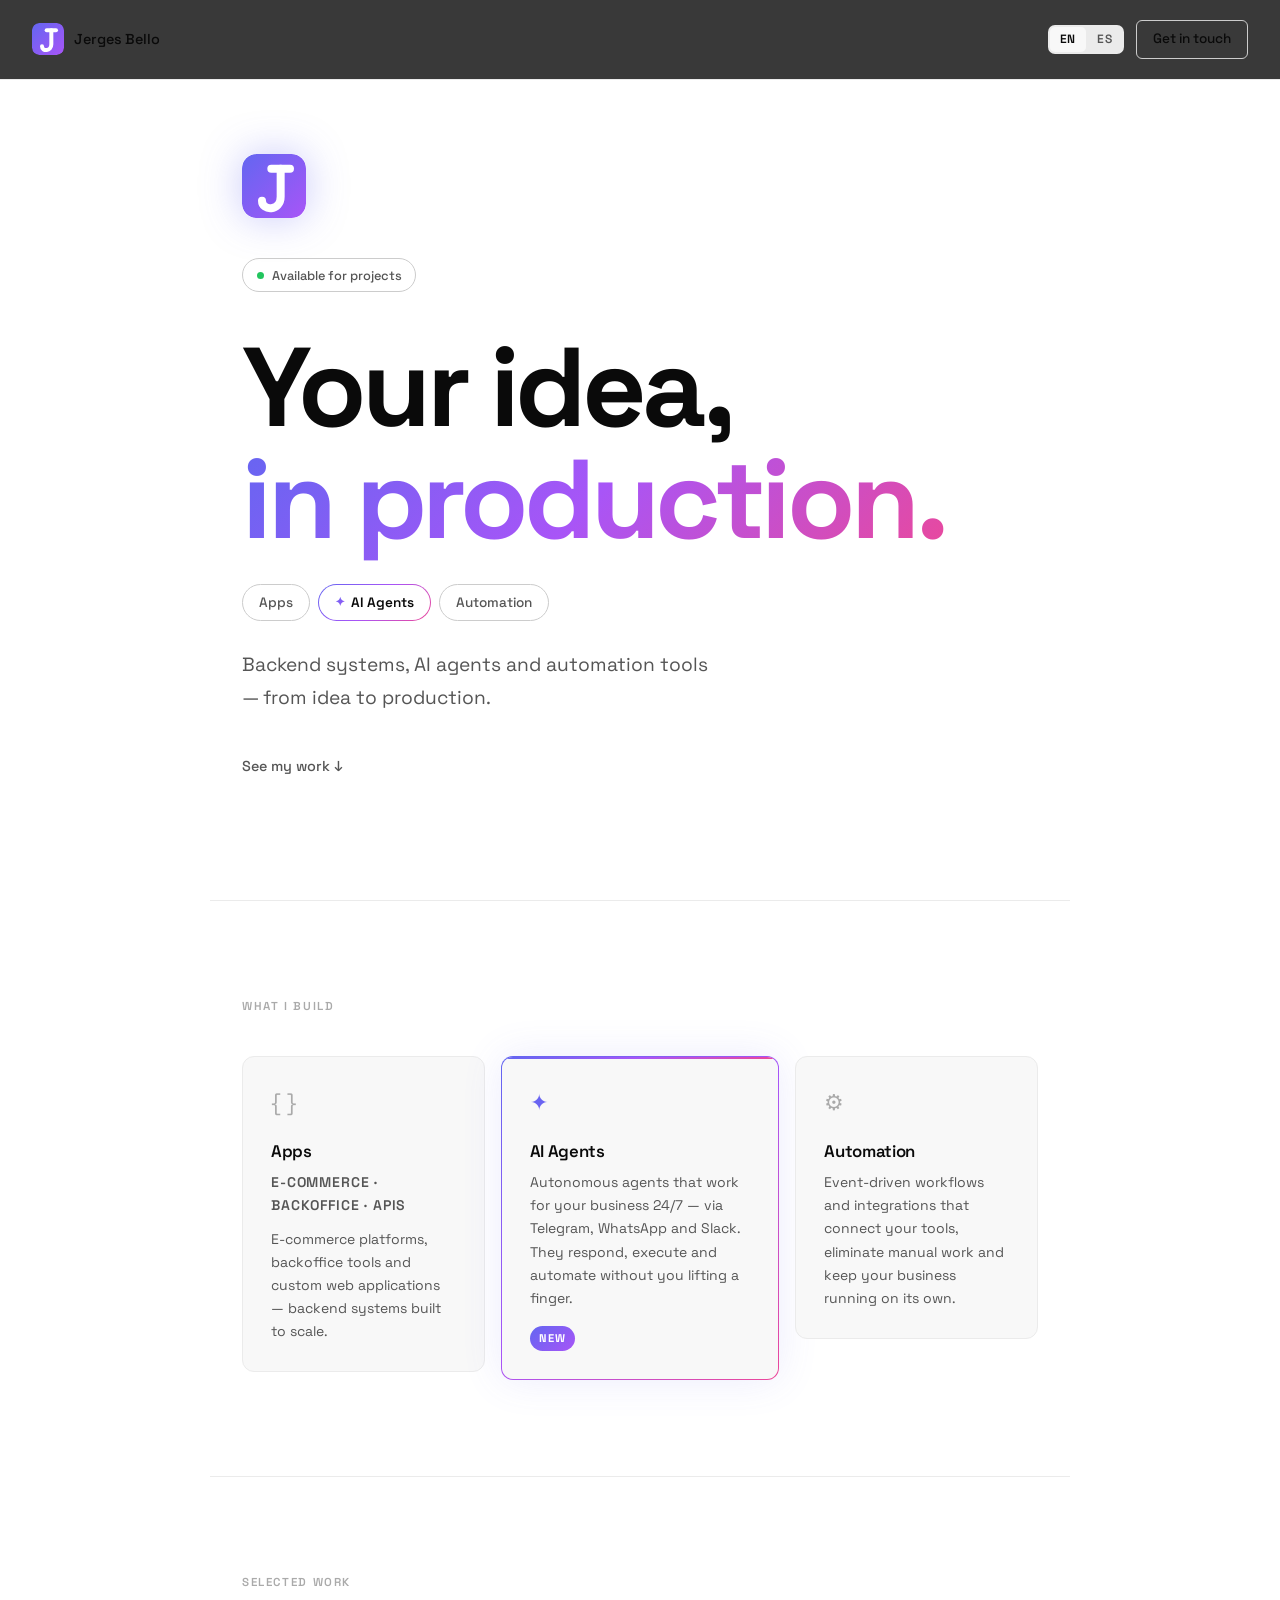
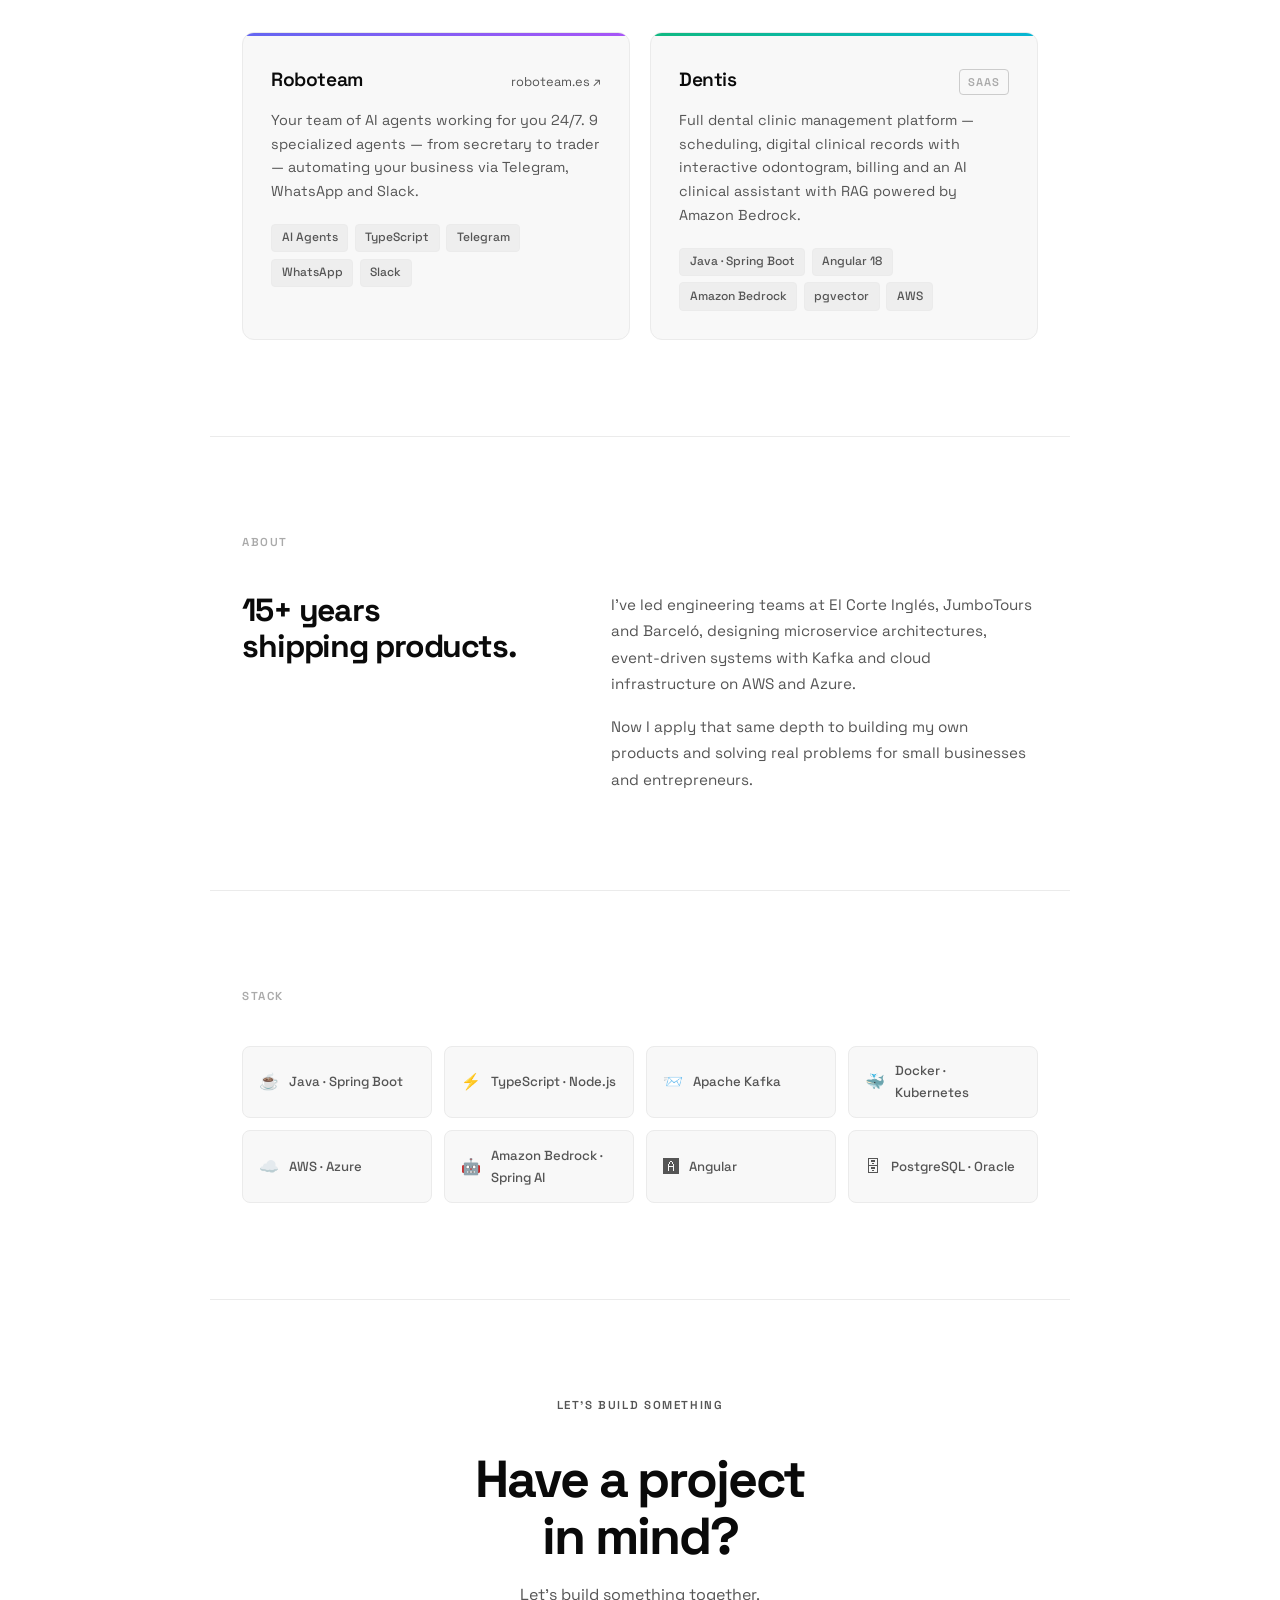
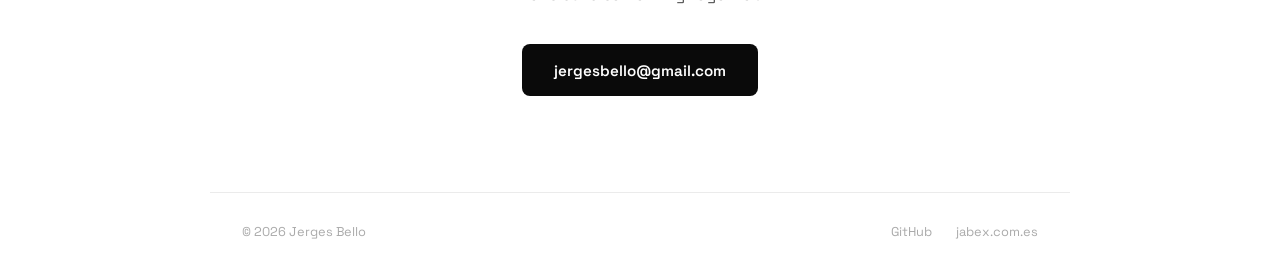
<file: portfolio/index.html>
<!DOCTYPE html>
<html lang="en">
<head>
  <meta charset="UTF-8" />
  <meta name="viewport" content="width=device-width, initial-scale=1.0" />
  <title>Jerges Bello — Your idea, in production.</title>
  <meta name="description" content="Your idea, in production. Backend systems, AI-powered platforms and automation tools." />
  <link rel="preconnect" href="https://fonts.googleapis.com" />
  <link rel="preconnect" href="https://fonts.gstatic.com" crossorigin />
  <link href="https://fonts.googleapis.com/css2?family=Space+Grotesk:wght@300;400;500;600;700&display=swap" rel="stylesheet" />
  <link rel="stylesheet" href="css/style.css" />
  <link rel="icon" href="assets/logo-mark.svg" type="image/svg+xml" />
</head>
<body>

  <nav>
    <a href="#hero" class="nav-logo" aria-label="Jerges Bello">
      <svg width="32" height="32" viewBox="0 0 48 48" xmlns="http://www.w3.org/2000/svg" aria-hidden="true">
        <defs>
          <linearGradient id="nav-g" x1="0" y1="0" x2="1" y2="1">
            <stop offset="0%" stop-color="#6366f1"/>
            <stop offset="100%" stop-color="#a855f7"/>
          </linearGradient>
        </defs>
        <rect width="48" height="48" rx="11" fill="url(#nav-g)"/>
        <path d="M 29 11 L 29 32 C 29 43 15 43 15 35" stroke="white" stroke-width="6" fill="none" stroke-linecap="round"/>
        <line x1="22" y1="11" x2="36" y2="11" stroke="white" stroke-width="6" stroke-linecap="round"/>
      </svg>
      <span class="nav-name">Jerges Bello</span>
    </a>

    <div class="nav-right">
      <div class="lang-switcher" role="group" aria-label="Language">
        <button class="lang-btn" data-lang="en">EN</button>
        <button class="lang-btn" data-lang="es">ES</button>
      </div>
      <a href="mailto:jergesbello@gmail.com" class="nav-cta" data-i18n="nav.cta">Get in touch</a>
    </div>
  </nav>

  <main>

    <!-- HERO -->
    <section id="hero">
      <div class="hero-logo">
        <svg width="64" height="64" viewBox="0 0 48 48" xmlns="http://www.w3.org/2000/svg">
          <defs>
            <linearGradient id="hero-g" x1="0" y1="0" x2="1" y2="1">
              <stop offset="0%" stop-color="#6366f1"/>
              <stop offset="100%" stop-color="#a855f7"/>
            </linearGradient>
          </defs>
          <rect width="48" height="48" rx="11" fill="url(#hero-g)"/>
          <path d="M 29 11 L 29 32 C 29 43 15 43 15 35" stroke="white" stroke-width="6" fill="none" stroke-linecap="round"/>
          <line x1="22" y1="11" x2="36" y2="11" stroke="white" stroke-width="6" stroke-linecap="round"/>
        </svg>
      </div>
      <div class="available-badge">
        <span class="dot"></span>
        <span data-i18n="hero.badge">Available for projects</span>
      </div>
      <h1>
        <span data-i18n="hero.h1a">Your idea,</span><br />
        <span class="gradient-text" data-i18n="hero.h1b">in production.</span>
      </h1>
      <div class="hero-chips">
        <span class="hero-chip" data-i18n="chip.apps">Apps</span>
        <span class="hero-chip hero-chip--ai">
          <span class="chip-spark">✦</span>
          <span data-i18n="chip.ai">AI Agents</span>
        </span>
        <span class="hero-chip" data-i18n="chip.automation">Automation</span>
      </div>
      <p class="hero-sub" data-i18n="hero.sub">
        Backend systems, AI agents and automation tools — from idea to production.
      </p>
      <a href="#work" class="scroll-cta" data-i18n="hero.scroll">See my work ↓</a>
    </section>

    <!-- WHAT I BUILD -->
    <section id="builds">
      <p class="section-label" data-i18n="builds.label">What I build</p>
      <div class="builds-grid">

        <div class="build-card">
          <div class="build-icon">{ }</div>
          <h3 data-i18n="builds.apps.title">Apps</h3>
          <p class="build-meta">E-commerce · Backoffice · APIs</p>
          <p data-i18n="builds.apps.desc">E-commerce platforms, backoffice tools and custom web applications — backend systems built to scale.</p>
        </div>

        <div class="build-card build-card--ai">
          <div class="build-accent-bar"></div>
          <div class="build-icon ai-icon">✦</div>
          <h3 data-i18n="builds.ai.title">AI Agents</h3>
          <p data-i18n="builds.ai.desc">Autonomous agents that work for your business 24/7 — via Telegram, WhatsApp and Slack. They respond, execute and automate without you lifting a finger.</p>
          <span class="build-badge" data-i18n="builds.ai.badge">New</span>
        </div>

        <div class="build-card">
          <div class="build-icon">⚙</div>
          <h3 data-i18n="builds.auto.title">Automation</h3>
          <p data-i18n="builds.auto.desc">Event-driven workflows and integrations that connect your tools, eliminate manual work and keep your business running on its own.</p>
        </div>

      </div>
    </section>

    <!-- WORK -->
    <section id="work">
      <p class="section-label" data-i18n="work.label">Selected work</p>
      <div class="project-grid">

        <article class="project project--roboteam">
          <div class="project-accent"></div>
          <div class="project-body">
            <div class="project-top">
              <h2>Roboteam</h2>
              <a href="https://www.roboteam.es" target="_blank" rel="noopener" class="project-url">roboteam.es ↗</a>
            </div>
            <p data-i18n="roboteam.desc">
              Your team of AI agents working for you 24/7. 9 specialized agents —
              from secretary to trader — automating your business via
              Telegram, WhatsApp and Slack.
            </p>
            <ul class="tags">
              <li>AI Agents</li>
              <li>TypeScript</li>
              <li>Telegram</li>
              <li>WhatsApp</li>
              <li>Slack</li>
            </ul>
          </div>
        </article>

        <article class="project project--dentis">
          <div class="project-accent"></div>
          <div class="project-body">
            <div class="project-top">
              <h2>Dentis</h2>
              <span class="badge">SaaS</span>
            </div>
            <p data-i18n="dentis.desc">
              Full dental clinic management platform — scheduling, digital clinical
              records with interactive odontogram, billing and an AI clinical
              assistant with RAG powered by Amazon Bedrock.
            </p>
            <ul class="tags">
              <li>Java · Spring Boot</li>
              <li>Angular 18</li>
              <li>Amazon Bedrock</li>
              <li>pgvector</li>
              <li>AWS</li>
            </ul>
          </div>
        </article>

      </div>
    </section>

    <!-- ABOUT -->
    <section id="about">
      <p class="section-label" data-i18n="about.label">About</p>
      <div class="about-grid">
        <div class="about-left">
          <h3>
            <span data-i18n="about.h1">15+ years</span><br />
            <span data-i18n="about.h2">shipping products.</span>
          </h3>
        </div>
        <div class="about-right">
          <p data-i18n="about.p1">
            I've led engineering teams at El Corte Inglés, JumboTours and Barceló,
            designing microservice architectures, event-driven systems with Kafka and
            cloud infrastructure on AWS and Azure.
          </p>
          <p data-i18n="about.p2">
            Now I apply that same depth to building my own products and
            solving real problems for small businesses and entrepreneurs.
          </p>
        </div>
      </div>
    </section>

    <!-- STACK -->
    <section id="stack">
      <p class="section-label" data-i18n="stack.label">Stack</p>
      <div class="stack-grid">
        <div class="stack-item"><span class="stack-icon">☕</span><span>Java · Spring Boot</span></div>
        <div class="stack-item"><span class="stack-icon">⚡</span><span>TypeScript · Node.js</span></div>
        <div class="stack-item"><span class="stack-icon">📨</span><span>Apache Kafka</span></div>
        <div class="stack-item"><span class="stack-icon">🐳</span><span>Docker · Kubernetes</span></div>
        <div class="stack-item"><span class="stack-icon">☁️</span><span>AWS · Azure</span></div>
        <div class="stack-item"><span class="stack-icon">🤖</span><span>Amazon Bedrock · Spring AI</span></div>
        <div class="stack-item"><span class="stack-icon">🅰</span><span>Angular</span></div>
        <div class="stack-item"><span class="stack-icon">🗄</span><span>PostgreSQL · Oracle</span></div>
      </div>
    </section>

    <!-- CONTACT -->
    <section id="contact">
      <div class="contact-inner">
        <p class="section-label" data-i18n="contact.label">Let's build something</p>
        <h3>
          <span data-i18n="contact.h1">Have a project</span><br />
          <span data-i18n="contact.h2">in mind?</span>
        </h3>
        <p data-i18n="contact.sub">Let's build something together.</p>
        <a href="mailto:jergesbello@gmail.com" class="cta-button">jergesbello@gmail.com</a>
      </div>
    </section>

  </main>

  <footer>
    <span data-i18n="footer.copy">© 2026 Jerges Bello</span>
    <div class="footer-links">
      <a href="https://github.com/jerges" target="_blank" rel="noopener">GitHub</a>
      <a href="http://www.jabex.com.es" target="_blank" rel="noopener">jabex.com.es</a>
    </div>
  </footer>

  <script src="js/main.js"></script>
</body>
</html>
</file>
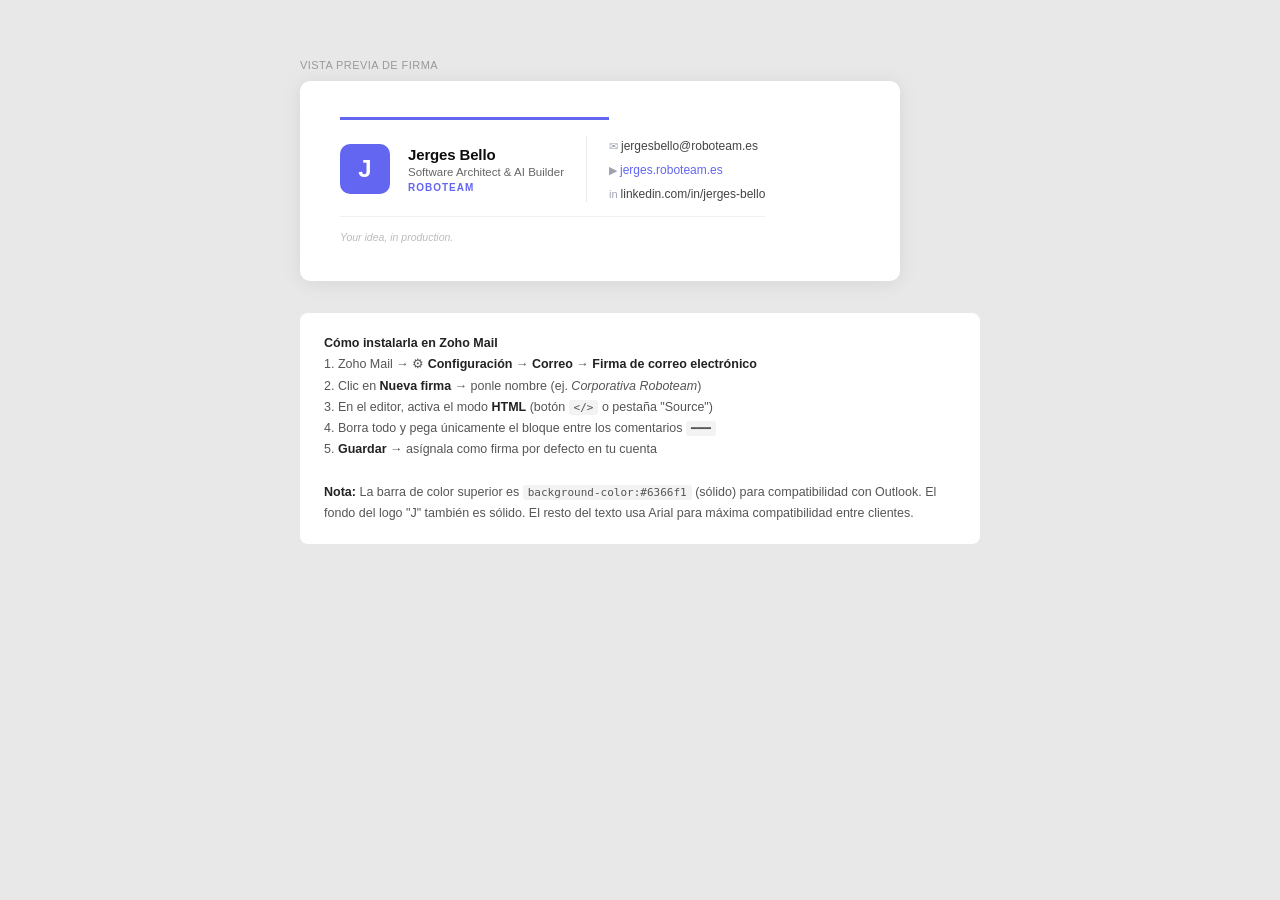
<file: docs/assets/email-signature.html>
<!DOCTYPE html>
<html>
<head>
<meta charset="UTF-8" />
<title>Firma corporativa — Jerges Bello · Roboteam</title>
<style>
  body { background: #e8e8e8; padding: 48px 32px; font-family: Arial, sans-serif; margin: 0; }
  .wrap { max-width: 680px; margin: 0 auto; }
  .label { font-size: 11px; color: #999; margin-bottom: 10px; letter-spacing: .04em; text-transform: uppercase; }
  .card { background: #fff; padding: 36px 40px; border-radius: 10px; box-shadow: 0 2px 20px rgba(0,0,0,.08); display: inline-block; min-width: 520px; }
  .instructions { margin-top: 28px; background: #fff; border-radius: 8px; padding: 20px 24px; font-size: 12.5px; color: #555; line-height: 1.7; }
  .instructions strong { color: #222; }
  code { background: #f3f3f3; padding: 1px 5px; border-radius: 3px; font-size: 11px; }
</style>
</head>
<body>
<div class="wrap">

  <p class="label">Vista previa de firma</p>
  <div class="card">

<!-- ━━━━━━━━━━━━━━━━━━━━━━━━━━━━━━━━━━━━━━━━━━━━━━
     FIRMA CORPORATIVA ROBOTEAM
     Autor: Jerges Bello · jerges.roboteam.es
     Compatible: Zoho Mail, Gmail, Apple Mail, Outlook
     ━━━━━━━━━━━━━━━━━━━━━━━━━━━━━━━━━━━━━━━━━━━━━━ -->
<table cellpadding="0" cellspacing="0" border="0" style="border-collapse:collapse;font-family:Arial,Helvetica,sans-serif;">

  <!-- Barra de acento superior -->
  <tr>
    <td colspan="3" style="height:3px;background-color:#6366f1;font-size:0;line-height:0;padding:0;">&nbsp;</td>
  </tr>

  <!-- Espacio -->
  <tr><td colspan="3" style="height:16px;font-size:0;line-height:0;">&nbsp;</td></tr>

  <!-- Contenido -->
  <tr valign="middle">

    <!-- Logo mark -->
    <td style="padding-right:18px;vertical-align:middle;">
      <table cellpadding="0" cellspacing="0" border="0" style="border-collapse:collapse;">
        <tr>
          <td style="width:50px;height:50px;background-color:#6366f1;border-radius:10px;text-align:center;vertical-align:middle;font-family:Arial,Helvetica,sans-serif;font-size:24px;font-weight:700;color:#ffffff;line-height:50px;">
            J
          </td>
        </tr>
      </table>
    </td>

    <!-- Nombre + cargo -->
    <td style="padding-right:22px;border-right:1px solid #ebebeb;vertical-align:middle;">
      <p style="margin:0 0 3px 0;font-family:Arial,Helvetica,sans-serif;font-size:15px;font-weight:700;color:#0d0d0d;letter-spacing:-0.01em;white-space:nowrap;">Jerges Bello</p>
      <p style="margin:0 0 4px 0;font-family:Arial,Helvetica,sans-serif;font-size:11.5px;font-weight:400;color:#666666;white-space:nowrap;">Software Architect &amp; AI Builder</p>
      <p style="margin:0;font-family:Arial,Helvetica,sans-serif;font-size:10px;font-weight:700;color:#6366f1;letter-spacing:0.1em;text-transform:uppercase;white-space:nowrap;">Roboteam</p>
    </td>

    <!-- Espacio -->
    <td style="width:22px;">&nbsp;</td>

    <!-- Contacto -->
    <td style="vertical-align:middle;">
      <table cellpadding="0" cellspacing="0" border="0" style="border-collapse:collapse;">

        <tr>
          <td style="padding-bottom:6px;">
            <span style="font-family:Arial,Helvetica,sans-serif;font-size:11px;color:#9ca3af;">&#9993;&nbsp;</span><a href="mailto:jergesbello@roboteam.es" style="font-family:Arial,Helvetica,sans-serif;font-size:12px;color:#444444;text-decoration:none;">jergesbello@roboteam.es</a>
          </td>
        </tr>

        <tr>
          <td style="padding-bottom:6px;">
            <span style="font-family:Arial,Helvetica,sans-serif;font-size:11px;color:#9ca3af;">&#9654;&nbsp;</span><a href="https://jerges.roboteam.es" style="font-family:Arial,Helvetica,sans-serif;font-size:12px;color:#6366f1;text-decoration:none;">jerges.roboteam.es</a>
          </td>
        </tr>

        <tr>
          <td>
            <span style="font-family:Arial,Helvetica,sans-serif;font-size:11px;color:#9ca3af;">in&nbsp;</span><a href="https://www.linkedin.com/in/jerges-bello" style="font-family:Arial,Helvetica,sans-serif;font-size:12px;color:#444444;text-decoration:none;">linkedin.com/in/jerges-bello</a>
          </td>
        </tr>

      </table>
    </td>

  </tr>

  <!-- Separador + tagline -->
  <tr>
    <td colspan="4" style="padding-top:14px;">
      <table cellpadding="0" cellspacing="0" border="0" style="border-collapse:collapse;width:100%;">
        <tr>
          <td style="border-top:1px solid #f0f0f0;padding-top:10px;">
            <span style="font-family:Arial,Helvetica,sans-serif;font-size:10.5px;color:#bbbbbb;font-style:italic;">Your idea, in production.</span>
          </td>
        </tr>
      </table>
    </td>
  </tr>

</table>
<!-- ━━━━━━━━━━━━━━━━━━━━━━━━━━━━━━━━━━━━━━━━━━━━━━ -->

  </div>

  <div class="instructions">
    <strong>Cómo instalarla en Zoho Mail</strong><br>
    1. Zoho Mail → ⚙ <strong>Configuración</strong> → <strong>Correo</strong> → <strong>Firma de correo electrónico</strong><br>
    2. Clic en <strong>Nueva firma</strong> → ponle nombre (ej. <em>Corporativa Roboteam</em>)<br>
    3. En el editor, activa el modo <strong>HTML</strong> (botón <code>&lt;/&gt;</code> o pestaña "Source")<br>
    4. Borra todo y pega únicamente el bloque entre los comentarios <code>━━━</code><br>
    5. <strong>Guardar</strong> → asígnala como firma por defecto en tu cuenta<br><br>
    <strong>Nota:</strong> La barra de color superior es <code>background-color:#6366f1</code> (sólido) para compatibilidad con Outlook. El fondo del logo "J" también es sólido. El resto del texto usa Arial para máxima compatibilidad entre clientes.
  </div>

</div>
</body>
</html>
</file>
<file: portfolio/css/style.css>
*, *::before, *::after {
  box-sizing: border-box;
  margin: 0;
  padding: 0;
}

:root {
  --bg: #080808;
  --bg-card: #101010;
  --fg: #ededed;
  --muted: #555;
  --muted-light: #888;
  --border: #1e1e1e;
  --border-hover: #333;
  --accent-roboteam-a: #6366f1;
  --accent-roboteam-b: #a855f7;
  --accent-dentis-a: #10b981;
  --accent-dentis-b: #06b6d4;
  --font: 'Space Grotesk', -apple-system, BlinkMacSystemFont, sans-serif;
}

html {
  scroll-behavior: smooth;
}

body {
  background: var(--bg);
  color: var(--fg);
  font-family: var(--font);
  font-size: 1rem;
  line-height: 1.65;
  -webkit-font-smoothing: antialiased;
}

/* ─── NAV ─────────────────────────────────────── */
nav {
  position: fixed;
  top: 0;
  left: 0;
  right: 0;
  z-index: 100;
  display: flex;
  justify-content: space-between;
  align-items: center;
  padding: 1.25rem 2rem;
  background: rgba(8, 8, 8, 0.8);
  backdrop-filter: blur(12px);
  border-bottom: 1px solid var(--border);
}

.nav-logo {
  display: flex;
  align-items: center;
  gap: 0.65rem;
  text-decoration: none;
}

.nav-logo svg {
  flex-shrink: 0;
  border-radius: 7px;
}

.nav-name {
  font-size: 0.9rem;
  font-weight: 500;
  letter-spacing: -0.01em;
  color: var(--fg);
}

.nav-right {
  display: flex;
  align-items: center;
  gap: 0.75rem;
}

/* Language switcher */
.lang-switcher {
  display: flex;
  gap: 2px;
  background: var(--border);
  border-radius: 7px;
  padding: 2px;
}

.lang-btn {
  background: none;
  border: none;
  font-family: var(--font);
  font-size: 0.75rem;
  font-weight: 600;
  letter-spacing: 0.05em;
  color: var(--muted-light);
  padding: 0.3rem 0.6rem;
  border-radius: 5px;
  cursor: pointer;
  transition: background 0.15s, color 0.15s;
}

.lang-btn.active {
  background: var(--bg-card);
  color: var(--fg);
}

.lang-btn:hover:not(.active) {
  color: var(--fg);
}

.nav-cta {
  font-size: 0.85rem;
  font-weight: 500;
  color: var(--fg);
  text-decoration: none;
  padding: 0.45rem 1rem;
  border: 1px solid var(--border-hover);
  border-radius: 6px;
  transition: border-color 0.2s, background 0.2s;
}

.nav-cta:hover {
  border-color: var(--fg);
  background: rgba(255,255,255,0.05);
}

/* ─── HERO ────────────────────────────────────── */
#hero {
  min-height: 100vh;
  display: flex;
  flex-direction: column;
  justify-content: center;
  padding: 8rem 2rem 6rem;
  max-width: 860px;
  margin: 0 auto;
}

.hero-logo {
  margin-bottom: 2rem;
}

.hero-logo svg {
  border-radius: 14px;
  box-shadow: 0 0 40px rgba(99, 102, 241, 0.35);
}

.available-badge {
  display: inline-flex;
  align-items: center;
  gap: 0.5rem;
  font-size: 0.8rem;
  font-weight: 500;
  color: var(--muted-light);
  border: 1px solid var(--border-hover);
  padding: 0.35rem 0.85rem;
  border-radius: 100px;
  margin-bottom: 2.5rem;
  width: fit-content;
}

.dot {
  width: 7px;
  height: 7px;
  background: #22c55e;
  border-radius: 50%;
  animation: pulse 2.5s infinite;
}

@keyframes pulse {
  0%, 100% { opacity: 1; }
  50% { opacity: 0.4; }
}

#hero h1 {
  font-size: clamp(3.5rem, 10vw, 7rem);
  font-weight: 700;
  letter-spacing: -0.04em;
  line-height: 1;
  margin-bottom: 1.75rem;
}

.gradient-text {
  background: linear-gradient(135deg, #6366f1, #a855f7, #ec4899);
  -webkit-background-clip: text;
  -webkit-text-fill-color: transparent;
  background-clip: text;
}

.hero-sub {
  font-size: 1.2rem;
  color: var(--muted-light);
  max-width: 480px;
  margin-bottom: 2.5rem;
  font-weight: 400;
  line-height: 1.7;
}

/* Hero chips */
.hero-chips {
  display: flex;
  flex-wrap: wrap;
  gap: 0.5rem;
  margin-bottom: 1.75rem;
}

.hero-chip {
  display: inline-flex;
  align-items: center;
  gap: 0.4rem;
  font-size: 0.85rem;
  font-weight: 500;
  color: var(--muted-light);
  padding: 0.4rem 1rem;
  border-radius: 100px;
  border: 1px solid var(--border-hover);
  transition: color 0.2s, border-color 0.2s;
}

.hero-chip--ai {
  color: var(--fg);
  font-weight: 600;
  border: 1px solid transparent;
  background:
    linear-gradient(var(--bg), var(--bg)) padding-box,
    linear-gradient(135deg, #6366f1, #a855f7, #ec4899) border-box;
}

.chip-spark {
  background: linear-gradient(135deg, #6366f1, #a855f7);
  -webkit-background-clip: text;
  -webkit-text-fill-color: transparent;
  background-clip: text;
  font-size: 0.75rem;
}

/* ─── WHAT I BUILD ────────────────────────────── */
.builds-grid {
  display: grid;
  grid-template-columns: 1fr 1.15fr 1fr;
  gap: 1rem;
  align-items: start;
}

.build-card {
  position: relative;
  background: var(--bg-card);
  border: 1px solid var(--border);
  border-radius: 12px;
  padding: 1.75rem;
  transition: border-color 0.25s, transform 0.25s;
  overflow: hidden;
}

.build-card:hover {
  border-color: var(--border-hover);
  transform: translateY(-3px);
}

.build-card--ai {
  border-color: transparent;
  background:
    linear-gradient(var(--bg-card), var(--bg-card)) padding-box,
    linear-gradient(135deg, #6366f1 0%, #a855f7 50%, #ec4899 100%) border-box;
  box-shadow: 0 0 40px rgba(99, 102, 241, 0.12);
}

.build-card--ai:hover {
  box-shadow: 0 0 60px rgba(99, 102, 241, 0.22);
  transform: translateY(-4px);
}

.build-accent-bar {
  position: absolute;
  top: 0; left: 0; right: 0;
  height: 2px;
  background: linear-gradient(90deg, #6366f1, #a855f7, #ec4899);
}

.build-icon {
  font-size: 1.4rem;
  margin-bottom: 1rem;
  color: var(--muted);
}

.ai-icon {
  background: linear-gradient(135deg, #6366f1, #a855f7);
  -webkit-background-clip: text;
  -webkit-text-fill-color: transparent;
  background-clip: text;
}

.build-card h3 {
  font-size: 1.05rem;
  font-weight: 600;
  letter-spacing: -0.02em;
  margin-bottom: 0.35rem;
}

.build-meta {
  font-size: 0.72rem;
  font-weight: 600;
  letter-spacing: 0.06em;
  text-transform: uppercase;
  color: var(--muted);
  margin-bottom: 0.65rem;
}

.build-card p {
  font-size: 0.875rem;
  color: var(--muted-light);
  line-height: 1.65;
}

.build-badge {
  display: inline-block;
  margin-top: 1rem;
  font-size: 0.7rem;
  font-weight: 700;
  letter-spacing: 0.08em;
  text-transform: uppercase;
  padding: 0.2rem 0.6rem;
  border-radius: 100px;
  background: linear-gradient(135deg, #6366f1, #a855f7);
  color: white;
}

.scroll-cta {
  font-size: 0.9rem;
  font-weight: 500;
  color: var(--muted-light);
  text-decoration: none;
  transition: color 0.2s;
}

.scroll-cta:hover {
  color: var(--fg);
}

/* ─── SECTIONS ────────────────────────────────── */
section:not(#hero) {
  max-width: 860px;
  margin: 0 auto;
  padding: 6rem 2rem;
  border-top: 1px solid var(--border);
}

.section-label {
  font-size: 0.72rem;
  font-weight: 600;
  text-transform: uppercase;
  letter-spacing: 0.14em;
  color: var(--muted);
  margin-bottom: 2.5rem;
}

/* ─── PROJECTS ────────────────────────────────── */
.project-grid {
  display: grid;
  grid-template-columns: 1fr 1fr;
  gap: 1.25rem;
}

.project {
  background: var(--bg-card);
  border: 1px solid var(--border);
  border-radius: 12px;
  overflow: hidden;
  transition: border-color 0.25s, transform 0.25s, box-shadow 0.25s;
}

.project:hover {
  border-color: var(--border-hover);
  transform: translateY(-3px);
  box-shadow: 0 20px 40px rgba(0,0,0,0.4);
}

.project-accent {
  height: 3px;
}

.project--roboteam .project-accent {
  background: linear-gradient(90deg, var(--accent-roboteam-a), var(--accent-roboteam-b));
}

.project--dentis .project-accent {
  background: linear-gradient(90deg, var(--accent-dentis-a), var(--accent-dentis-b));
}

.project-body {
  padding: 1.75rem;
}

.project-top {
  display: flex;
  align-items: baseline;
  justify-content: space-between;
  margin-bottom: 0.85rem;
}

.project h2 {
  font-size: 1.2rem;
  font-weight: 600;
  letter-spacing: -0.02em;
}

.project-url {
  font-size: 0.8rem;
  color: var(--muted-light);
  text-decoration: none;
  transition: color 0.2s;
}

.project-url:hover {
  color: var(--fg);
}

.badge {
  font-size: 0.7rem;
  font-weight: 600;
  text-transform: uppercase;
  letter-spacing: 0.08em;
  color: var(--muted);
  border: 1px solid var(--border-hover);
  padding: 0.15rem 0.5rem;
  border-radius: 4px;
}

.project p {
  font-size: 0.9rem;
  color: var(--muted-light);
  margin-bottom: 1.25rem;
  line-height: 1.65;
}

.tags {
  list-style: none;
  display: flex;
  flex-wrap: wrap;
  gap: 0.4rem;
}

.tags li {
  font-size: 0.75rem;
  font-weight: 500;
  color: var(--muted-light);
  background: rgba(255,255,255,0.04);
  border: 1px solid var(--border);
  padding: 0.2rem 0.6rem;
  border-radius: 4px;
}

/* ─── ABOUT ───────────────────────────────────── */
.about-grid {
  display: grid;
  grid-template-columns: 1fr 1.4fr;
  gap: 4rem;
  align-items: start;
}

.about-left h3 {
  font-size: 2rem;
  font-weight: 700;
  letter-spacing: -0.035em;
  line-height: 1.15;
  color: var(--fg);
}

.about-right p {
  font-size: 0.95rem;
  color: var(--muted-light);
  line-height: 1.75;
}

.about-right p + p {
  margin-top: 1rem;
}

/* ─── STACK ───────────────────────────────────── */
.stack-grid {
  display: grid;
  grid-template-columns: repeat(4, 1fr);
  gap: 0.75rem;
}

.stack-item {
  display: flex;
  align-items: center;
  gap: 0.6rem;
  padding: 0.85rem 1rem;
  background: var(--bg-card);
  border: 1px solid var(--border);
  border-radius: 8px;
  font-size: 0.825rem;
  font-weight: 500;
  color: var(--muted-light);
  transition: border-color 0.2s, color 0.2s;
}

.stack-item:hover {
  border-color: var(--border-hover);
  color: var(--fg);
}

.stack-icon {
  font-size: 1rem;
}

/* ─── CONTACT ─────────────────────────────────── */
#contact {
  text-align: center;
  border-bottom: 1px solid var(--border);
}

.contact-inner {
  max-width: 480px;
  margin: 0 auto;
}

#contact h3 {
  font-size: clamp(2rem, 5vw, 3.25rem);
  font-weight: 700;
  letter-spacing: -0.04em;
  line-height: 1.1;
  margin-bottom: 1rem;
}

#contact p {
  color: var(--muted-light);
  margin-bottom: 2.25rem;
}

.cta-button {
  display: inline-block;
  font-family: var(--font);
  font-size: 0.95rem;
  font-weight: 600;
  color: #080808;
  background: var(--fg);
  text-decoration: none;
  padding: 0.85rem 2rem;
  border-radius: 8px;
  transition: opacity 0.2s, transform 0.2s;
}

.cta-button:hover {
  opacity: 0.85;
  transform: translateY(-1px);
}

/* ─── FOOTER ──────────────────────────────────── */
footer {
  max-width: 860px;
  margin: 0 auto;
  padding: 1.75rem 2rem;
  display: flex;
  justify-content: space-between;
  align-items: center;
  font-size: 0.8rem;
  color: var(--muted);
}

.footer-links {
  display: flex;
  gap: 1.5rem;
}

footer a {
  color: var(--muted);
  text-decoration: none;
  transition: color 0.2s;
}

footer a:hover {
  color: var(--fg);
}

/* ─── ANIMATIONS ──────────────────────────────── */
.fade-in {
  opacity: 0;
  transform: translateY(18px);
  transition: opacity 0.6s ease, transform 0.6s ease;
}

.fade-in.visible {
  opacity: 1;
  transform: none;
}

/* ─── RESPONSIVE ──────────────────────────────── */
@media (max-width: 720px) {
  nav {
    padding: 1rem 1.25rem;
  }

  #hero {
    padding: 7rem 1.25rem 4rem;
  }

  section:not(#hero) {
    padding: 4rem 1.25rem;
  }

  .builds-grid {
    grid-template-columns: 1fr;
  }

  .project-grid {
    grid-template-columns: 1fr;
  }

  .about-grid {
    grid-template-columns: 1fr;
    gap: 1.5rem;
  }

  .stack-grid {
    grid-template-columns: repeat(2, 1fr);
  }
}

@media (max-width: 480px) {
  .stack-grid {
    grid-template-columns: 1fr;
  }

  footer {
    flex-direction: column;
    gap: 1rem;
    text-align: center;
  }
}

/* ─── LIGHT MODE ──────────────────────────────── */
@media (prefers-color-scheme: light) {
  :root {
    --bg: #ffffff;
    --bg-card: #f8f8f8;
    --fg: #0a0a0a;
    --muted: #aaa;
    --muted-light: #555;
    --border: #ebebeb;
    --border-hover: #ccc;
  }

  .cta-button {
    color: #fff;
    background: #0a0a0a;
  }

  .tags li {
    background: rgba(0,0,0,0.04);
  }
}
</file>
